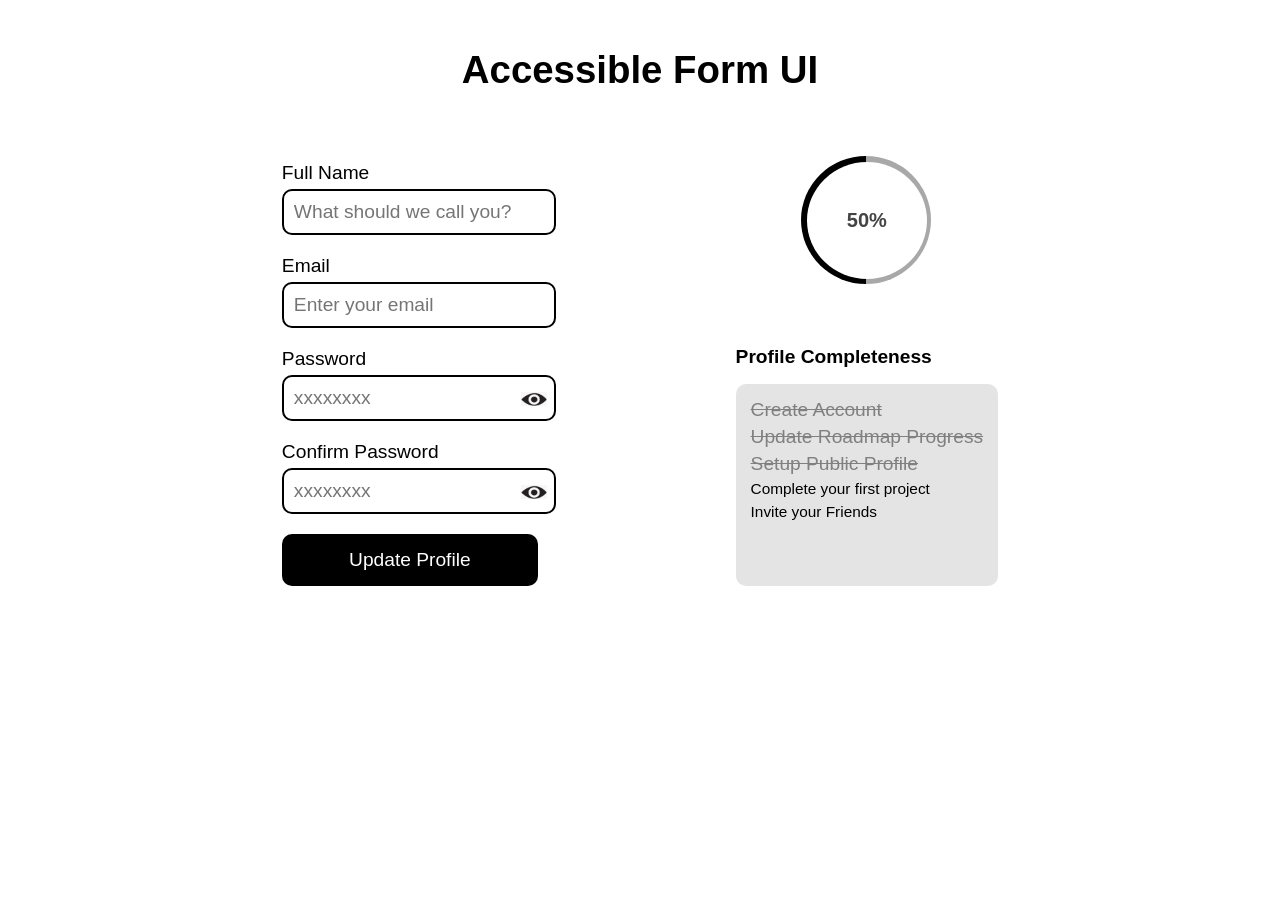
<file: Accessible Form UI/index.html>
<!DOCTYPE html>
<html lang="en">

<head>
<!--Start of Head-->
  <meta charset="UTF-8">
  <meta name="viewport" content="width=device-width, initial-scale=1.0">
  
  <link rel="stylesheet" href="index.css">
  <link rel="preload" href="index.css" as="style" fetchpriority="high">
  
  <title>Document</title>
<!--End of Head-->
</head>

<body>
<!--Start of Body-->
  <main>
  <!--Start of main-->
    
    <h1>Accessible Form UI</h1>
    <div class="form-container">
      <form class="form-section" aria-label="Update Profile Form" action="/profile-updated" method="post">
        <div class="input-parent-container">
          <label for="name">Full Name</label>
          <input type="text" class="form-inputs" id="name" name="name" placeholder="What should we call you?" required minlength="3" maxlength="50" pattern="^[A-Za-z\s'\-]+$" title="Name can only contain letters, spaces, hyphens, and apostrophes, and must be at least 3 characters long and must not exceed 50 characters" aria-describedby="name-error">
          <div id="name-error" class="error-message" aria-live="polite">Name can only contain letters, spaces, hyphens, and apostrophes, and must be at least 3 characters long and must not exceed 50 characters</div>
        </div>

        <div class="input-parent-container">
          <label for="email">Email</label>
          <input type="email" class="form-inputs" id="email" name="email" placeholder="Enter your email" required maxlength="254" pattern="^[a-zA-Z0-9._%+\-]+@[a-zA-Z0-9.\-]+\.[a-zA-Z]{2,}$" title="Please enter a valid email address (e.g., name@example.com)" aria-describedby="email-error">
          <div id="email-error" class="error-message" aria-live="polite">Please enter a valid email address (e.g., name@example.com)</div>
        </div>

        <div class="input-parent-container">
          <label for="password">Password</label>
          <div class="input-container">
            <input type="password" class="form-inputs" id="password" name="password" placeholder="xxxxxxxx" required minlength="8" maxlength="64" pattern="^(?=.*[a-z])(?=.*[A-Z])(?=.*\d)(?=.*[@$!%*?&])[A-Za-z\d@$!%*?&]{8,}$" title="Password must be at least 8 characters long and include an uppercase letter, lowercase letter, number, and special character (@$!%*?&)" aria-describedby="password-error">
            <button class="visibility-toggle-btn" aria-label="Show Password" aria-pressed="false">
              <img src="img/images.png" alt="Password Visibility Toggle" class="password-visibility-toggle" aria-label="Show Password" aria-hidden="true">
            </button>
            <div id="password-error" class="error-message" aria-live="polite">Password must be at least 8 characters long and include an uppercase letter, lowercase letter, number, and special character (@$!%*?&)</div>
          </div>
        </div>

        <div class="input-parent-container">
          <label for="confirm-password">Confirm Password</label>
          <div class="input-container">
            <input type="password" class="form-inputs" id="confirm-password" name="confirm-password" placeholder="xxxxxxxx" required minlength="8" maxlength="64" pattern="^(?=.*[a-z])(?=.*[A-Z])(?=.*\d)(?=.*[@$!%*?&])[A-Za-z\d@$!%*?&]{8,}$" title="Comfirm Password must match the Password" aria-describedby="confirm-password-error">
            <button class="visibility-toggle-btn" aria-label="Show Password" aria-pressed="false">
              <img src="img/images.png" alt="Password Visibility Toggle" class="password-visibility-toggle" aria-hidden="true">
            </button>
            <div id="confirm-password-error" class="error-message" aria-live="polite">Comfirm Password must match the Password</div>
          </div>
        </div>

        <button class="submit-btn" type="submit">Update Profile</button>
      </form>

      <aside class="completeness-section" aria-label="Profile Completeness">
        <div class="progress-container">
          <div class="completion-progress" role="progressbar" aria-valuenow="50" aria-valuemin="0" aria-valuemax="100">
            50%
          </div>
        </div>

        <div class="requirements-container">
          <h2>Profile Completeness</h2>
          <ul class="requirements">
            <li class="checked"><del>Create Account</del></li>
            <li class="checked"><del>Update Roadmap Progress</del></li>
            <li class="checked"><del>Setup Public Profile</del></li>
            <li>Complete your first project</li>
            <li>Invite your Friends</li>
          </ul>
        </div>
      </aside>
    </div>
  <!--End of main-->
  </main>
<!--End of body-->
</body>
</html>
</file>
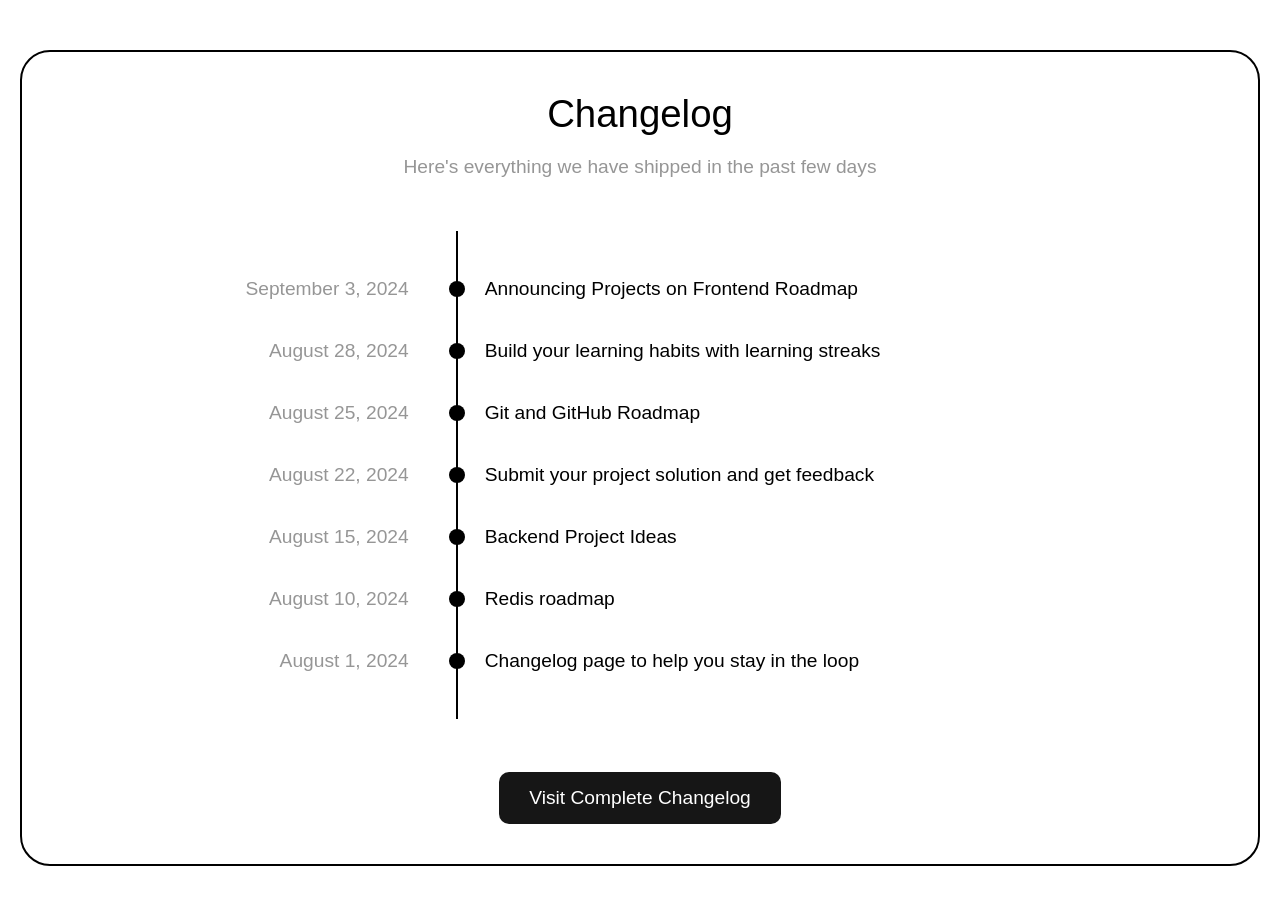
<file: changelog-component/index.html>
<!DOCTYPE html>
<html lang="en">

  <head>
  <!--Start of head-->
    <meta charset="UTF-8">
    <meta name="viewport" content="width=device-width, initial-scale=1.0">
    <title>Changelog Component</title>

    <link rel="stylesheet" href="index.css">
    <link rel="preload" href="index.css" as="style" fetchpriority="high">
  </head>
  <!--End of head-->

  <body>
  <!--Start of body-->
    <header>
    <!--Start of header-->
      <div class="heading">
        <h1>Changelog</h1>
        <p class="h1-follow-up">Here's everything we have shipped in the past few days</p>
      </div>
    <!--End of header-->
    </header>

    <main>
    <!--Start of main-->
      <div class="changelog-container">
        <div class="changelog">
          <div class="date">
            September 3, 2024
          </div>

          <div class="dot"></div>

          <div class="change">
            Announcing Projects on Frontend Roadmap
          </div>
        </div>

        <div class="changelog">
          <div class="date">
            August 28, 2024
          </div>

          <div class="dot"></div>

          <div class="change">
            Build your learning habits with learning streaks
          </div>
        </div>

        <div class="changelog">
          <div class="date">
            August 25, 2024
          </div>

          <div class="dot"></div>

          <div class="change">
            Git and GitHub Roadmap
          </div>
        </div>

        <div class="changelog">
          <div class="date">
            August 22, 2024
          </div>

          <div class="dot"></div>

          <div class="change">
            Submit your project solution and get feedback
          </div>
        </div>

        <div class="changelog">
          <div class="date">
            August 15, 2024
          </div>

          <div class="dot"></div>

          <div class="change">
            Backend Project Ideas
          </div>
        </div>

        <div class="changelog">
          <div class="date">
            August 10, 2024
          </div>

          <div class="dot"></div>

          <div class="change">
            Redis roadmap
          </div>
        </div>

        <div class="changelog">
          <div class="date">
            August 1, 2024
          </div>

          <div class="dot"></div>

          <div class="change">
            Changelog page to help you stay in the loop
          </div>
        </div>
      </div>

      <div class="btn-container">
        <button class="visit-btn">Visit Complete Changelog</button>
      </div>
    <!--End of main-->
    </main>
  <!--End of body-->
  </body>

</html>
</file>
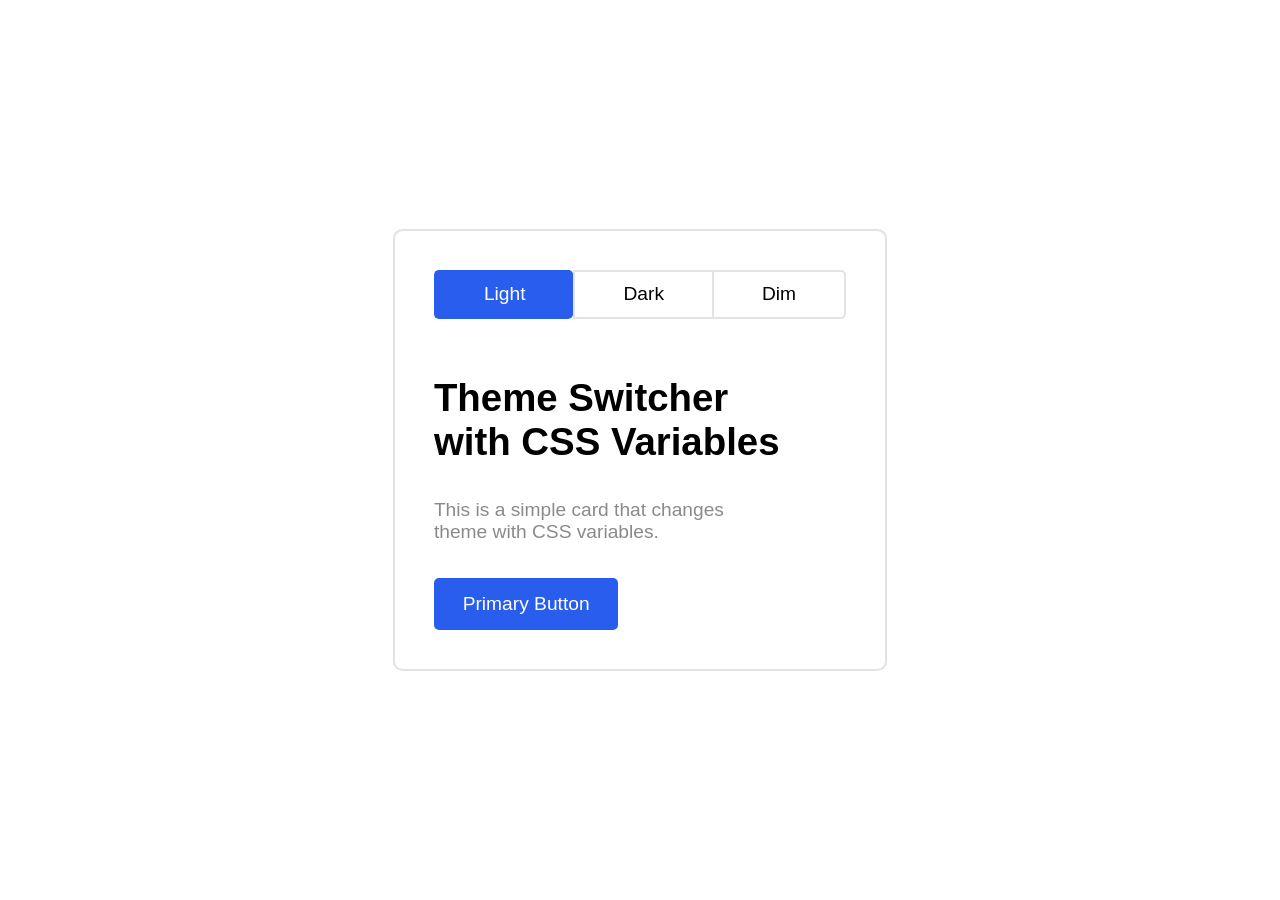
<file: theme-switcher-with-css-variables/index.html>
<!DOCTYPE html>
<html lang="en">

<head>
<!--Start of Head-->
  <meta charset="UTF-8">
  <meta name="viewport" content="width=device-width, initial-scale=1.0">
  
  <link rel="stylesheet" href="index.css">
  <link rel="preload" href="index.css" as="style" fetchpriority="high">
  
  <title>Theme Switcher with CSS Vriables</title>
<!--End of Head-->
</head>

<body>
<!--Start of Body-->

  <main>
  <!--Start of Main-->
    <div class="parent-container">
      <div class="root-container">
        <div class="theme-container">
          <div class="theme-switcher">
            <label for="theme-toggle-light" class="theme-toggle-label">Light</label>
            <input type="radio" id="theme-toggle-light" name="theme-toggle" aria-label="Toggle LightTheme" value="light" checked>
          </div>

          <div class="theme-switcher">
            <label for="theme-toggle-dark" class="theme-toggle-label">Dark</label>
            <input type="radio" id="theme-toggle-dark" name="theme-toggle" aria-label="Toggle DarkTheme" value="dark">
          </div>

          <div class="theme-switcher">
            <label for="theme-toggle-dim" class="theme-toggle-label">Dim</label>
            <input type="radio" id="theme-toggle-dim" name="theme-toggle" aria-label="Toggle DimTheme" value="dim">
          </div>
        </div>

        <div class="content">
          <h1>Theme Switcher<br>with CSS Variables</h1>
          <p>
            This is a simple card that changes theme with CSS variables.
          </p>
          <button>
            Primary Button
          </button>
        </div>  
      </div>
    </div>
  <!--End of Main-->
  </main>

<!--End of Body-->
</body>
</html>
</file>
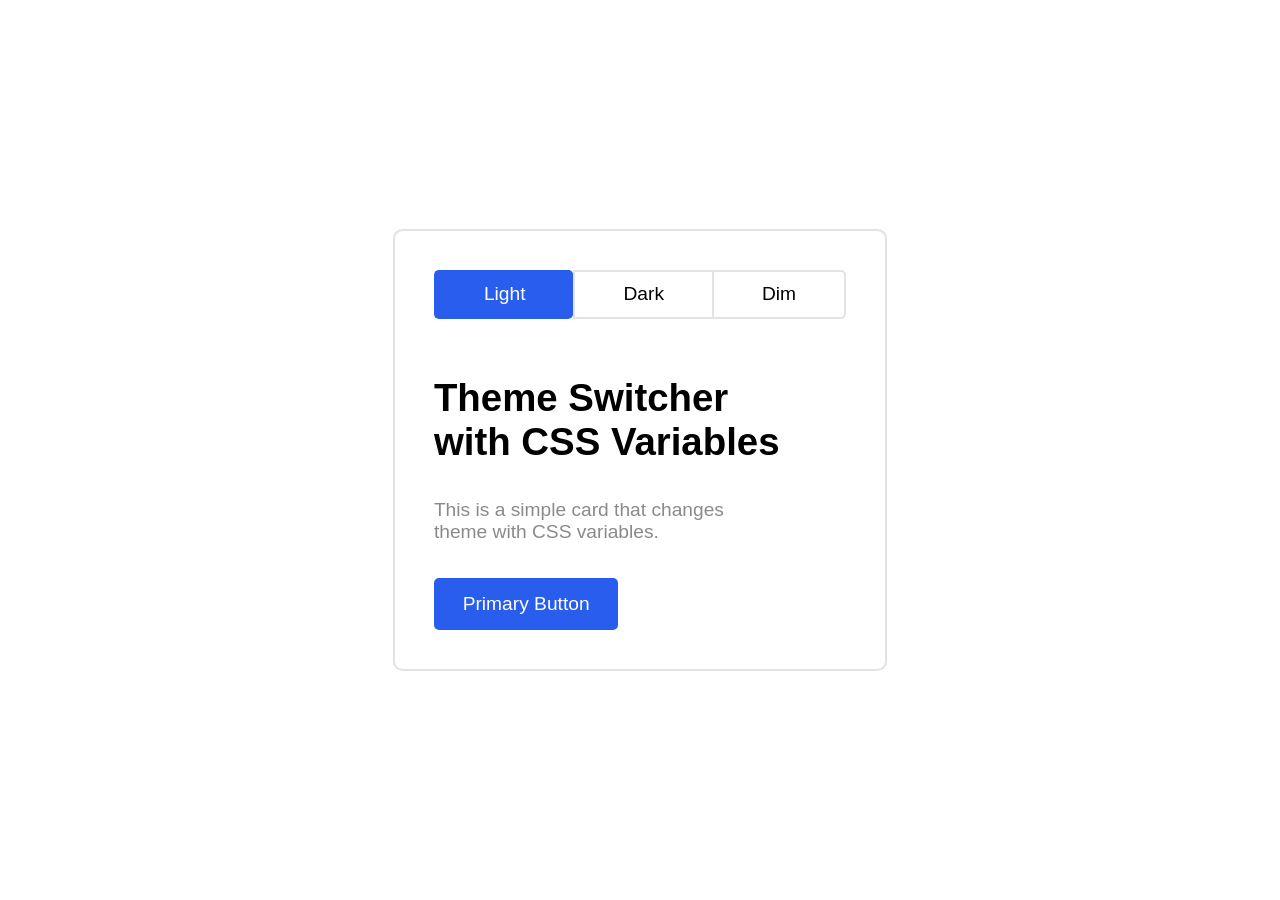
<file: theme-swithcer-with-css-variables/index.html>
<!DOCTYPE html>
<html lang="en">

<head>
<!--Start of Head-->
  <meta charset="UTF-8">
  <meta name="viewport" content="width=device-width, initial-scale=1.0">
  
  <link rel="stylesheet" href="index.css">
  <link rel="preload" href="index.css" as="style" fetchpriority="high">
  
  <title>Document</title>
<!--End of Head-->
</head>

<body>
<!--Start of Body-->

  <main>
  <!--Start of Main-->
    <div class="parent-container">
      <div class="root-container">
        <div class="theme-container">
          <div class="theme-switcher">
            <label for="theme-toggle-light" class="theme-toggle-label">Light</label>
            <input type="radio" id="theme-toggle-light" name="theme-toggle" aria-label="Toggle LightTheme" value="light" checked>
          </div>

          <div class="theme-switcher">
            <label for="theme-toggle-dark" class="theme-toggle-label">Dark</label>
            <input type="radio" id="theme-toggle-dark" name="theme-toggle" aria-label="Toggle DarkTheme" value="dark">
          </div>

          <div class="theme-switcher">
            <label for="theme-toggle-dim" class="theme-toggle-label">Dim</label>
            <input type="radio" id="theme-toggle-dim" name="theme-toggle" aria-label="Toggle DimTheme" value="dim">
          </div>
        </div>

        <div class="content">
          <h1>Theme Switcher<br>with CSS Variables</h1>
          <p>
            This is a simple card that changes theme with CSS variables.
          </p>
          <button>
            Primary Button
          </button>
        </div>  
      </div>
    </div>
  <!--End of Main-->
  </main>

<!--End of Body-->
</body>
</html>
</file>
<file: Accessible Form UI/index.css>
* {
  font-family: Arial, sans-serif;
  box-sizing: border-box;
  font-size: clamp(0.8rem, 1.5vw, 2rem);
  font-weight: 500;
}

main {
  display: grid;
  grid-template-columns: 1fr;
  place-items: center;
  gap: 30px;
}

.form-container {
  display: flex;
  flex-direction: row;
  justify-content: space-around;
  width: 70vw;
}

.form-section {
  display: flex;
  flex-direction: column;
  
}

h1 {
  font-size: clamp(1.5rem, 3vw, 4rem);
  font-weight: bold;
  margin-block: 40px;
}

label {
  display: block;
}

.form-inputs {
  display: block;
  
  padding: 10px 20px 10px 10px;
  margin-top: 5px;
  margin-bottom: 20px;

  border: 2px solid #000000;
  border-radius: 10px;
}

.input-container {
  position: relative;
  display: inline-block;
}

.password-visibility-toggle, .visibility-toggle-btn {
  position: absolute;
  top: 18px;
  right: 15px;
  width: clamp(15px, 2vw, 30px);
  cursor: pointer;
}

.password-visibility-toggle {
  position: static;
}

.visibility-toggle-btn {
  border: none;
  background-color: transparent;
}

.submit-btn {
  padding: 15px 0;
  background-color: black;
  color: white;
  width: 20cqw;

  border: none;
  border-radius: 10px;
}

.completeness-section {
  display: flex;
  flex-direction: column;
  justify-content: space-between;
}

.progress-container {
  display: flex; 
  justify-content: center;
}

.completion-progress {
  font-size: 20px;
  font-weight: bold;
  color: rgb(68, 68, 68);
  display: inline-block;
  padding: 47px 40px;
  background-color: #ffffff;
  border-radius: 100%;
  position: relative;
}

.completion-progress::before {
  content: '';
  padding: 64px 65px;
  position: absolute;
  background: linear-gradient(to right, black 50%, rgb(168, 168, 168) 50%);
  border-radius: 100%;
  inset: 0;
  left: -6px;
  top: -6px;
  z-index: -1;
}

.requirements {
  background-color: rgb(228, 228, 228);
  list-style: none;
  padding: 15px;
  padding-bottom: 60px;
  margin: 0;
  border-radius: 10px;
}

.requirements li {
  font-size: clamp(0.8rem, 1vw, 1.5rem);
  margin-bottom: 5px;
}

h2 {
  font-weight: bold;
  font-size: clamp(1rem, 1.5vw, 2rem);
}

.checked {
  color: gray;
}

.error-message {
  display: none;
}
</file>
<file: changelog-component/index.css>
/*START OF GENERAL*/
/*=========================================*/
* {
  font-family: Arial, Helvetica, sans-serif;
  margin: 0;
  font-size: clamp(0.85rem, 1.5vw, 2rem);
  font-weight: 500;
}

.h1-follow-up, .date {
  color: rgb(150, 150, 150);
}

body {
  margin: 50px 20px;

  border: 2px solid black;
  border-radius: 30px;
}
/*=========================================*/
/*END OF GENERAL*/


/*START OF HEADING*/
/*=========================================*/
.heading {
  display: flex;
  flex-direction: column;
  gap: 20px;
  
  align-items: center;
  justify-content: center;

  margin-block: 40px;
}

h1 {
  font-size: clamp(2rem, 2vw, 4rem);
  font-weight: 500;
}
/*=========================================*/
/*END OF HEADING*/


/*START OF MAIN*/
/*=========================================*/
.changelog-container {
  display: flex;
  flex-direction: column;
  gap: 40px;

  align-self: center;
  justify-self: center;
  width: 100%;

  margin-block: 100px;
}

.changelog {
  display: flex;
  gap: 20px;

  align-items: center;
}

.date {
  text-align: right;
  width: 200px;
  margin-right: 20px;
  white-space: nowrap;
  flex: 1;
}

.dot {
  background-color: black;
  width: 16px;
  height: 16px;
  border-radius: 50%;
  
  position: relative;
  z-index: 1;
}

.dot::before {
  content: '';
  position: absolute;
  top: -50px;
  bottom: -50px;
  border: 1px solid black;
  left: 7px;
}

.change {
  white-space: nowrap;
  flex: 2;
}

.btn-container {
  display: flex;
  align-items: center;
  justify-content: center;
}

.visit-btn {
  background-color: rgb(22, 22, 22);
  color: white;

  border: none;
  border-radius: 10px;

  padding: 15px 30px;
  margin-bottom: 40px;

  transition: background-color 0.15s ease-in-out;
}

.visit-btn:hover {
  cursor: pointer;
  background-color: rgba(22, 22, 22, 0.85);
}

.visit-btn:focus-visible {
  outline: inset 1px solid white;
  outline-offset: -5px;
}

.visit-btn:active {
  background-color: rgba(22, 22, 22, 0.7);
}
/*=========================================*/
/*END OF MAIN*/


/*START OF MOBILE*/
/*=========================================*/
@media screen and (max-width: 480px) {
  * {
    font-size: clamp(0.82rem, 1.5vw, 2rem);
  }

  .dot {
    width: 11px;
    height: 11px;
  }

  .dot::before {
    left: 5px;
    border: none;
    background-color: black;
    width: 1px;
  }

  h1 {
    font-size: clamp(1.7rem, 2vw, 4rem);
    font-weight: 500;
  }

  .visit-btn:hover {
    background-color: rgba(22, 22, 22);
  }
  
  .visit-btn:focus-visible {
    outline: none;
  }

  .date, .change {
    white-space: wrap;
  }
}
/*=========================================*/
/*END OF MOBILE*/
</file>
<file: theme-switcher-with-css-variables/index.css>
/*1. Default / Light Theme Tokens*/
:root {
  --color-bg: #fff;
  --color-surface: #fff;
  --primary-text: #000;
  --secondary-text: #ffffff;
  --thirdary-text: #8a8a8a;
  --color-accent: #295dee;
  --color-border: #d3d3d3a1;
}

/*2. Dark Theme Tokens*/
:root:has(input[value="dark"]:checked) {
  --color-bg: #2c2c2c;
  --color-surface: #181818;
  --primary-text: #ffffff;
  --secondary-text: #ffffff;
  --thirdary-text: #d3d3d3;
  --color-accent: #295dee;
  --color-border: #292929;
}

/*3. Dim Theme Tokens*/
:root:has(input[value="dim"]:checked)  {
  --color-bg: #23323f;
  --color-surface: #222e3a;
  --primary-text: #ffffff;
  --secondary-text: #ffffff;
  --thirdary-text: #8899ac;
  --color-accent: #1d9bf0;
  --color-border: #394a58;
}

input {
  display: none;
}

* {
  margin: 0;
  padding: 0;
  box-sizing: border-box;
  font-family: 'Poppins', sans-serif;
  font-size: clamp(1rem, 1.5vw, 1.5rem);
  color: var(--primary-text);
}

body {
  background-color: var(--color-bg);
}

.parent-container {
  display: flex;
  justify-content: center;
  align-items: center;
  height: 100vh;
  background-color: var(--color-bg);
  transition: all 0.3s ease-in-out;
}

.root-container {
  display: flex;
  flex-direction: column;
  justify-content: center;
  width: fit-content;
  gap: 3rem;
  padding: 2rem;
  border-radius: 0.5rem;
  background-color: var(--color-surface);
  border: 2px solid var(--color-border);
  transition: all 0.3s ease-in-out;
}

.theme-container {
  display: flex;
  flex-direction: row;

  width: fit-content;
}

.theme-switcher {
  background-color: transparent;
  padding: 0.6rem 0;

  border: 2px solid var(--color-border);
  border-right: none;
  transition: all 0.15s ease-in-out;
}

:where(.theme-switcher, .theme-toggle-label):hover,
.theme-switcher:has(input:checked),
.theme-switcher:has(input:checked) .theme-toggle-label {
  background-color: var(--color-accent);
  color: var(--secondary-text);
  cursor: pointer;
  border-color: var(--color-accent);
  border-radius: 5px;
}

:where(.theme-switcher, .theme-toggle-label):active {
  transform: scale(0.95);
}

.theme-toggle-label {
  padding: 0.7rem 2.5rem;
}

.theme-switcher:last-child {
  border-right: 2px solid var(--color-border);
  border-top-right-radius: 5px;
  border-bottom-right-radius: 5px;
}

.theme-switcher:last-child:hover {
  border-radius: 5px;
  border-color: var(--color-accent);
}

.theme-switcher:first-child {
  border-top-left-radius: 5px;
  border-bottom-left-radius: 5px;
}

.theme-switcher:has(input[value ="light"]:checked) 
.theme-switcher:first-child {
  background-color: var(--color-accent);
  color: var(--secondary-text);
  border-color: var(--color-accent);
  border-radius: 5px;
}

.content > p {
  max-width: 30ch;
  color: var(--thirdary-text);
}

.content {
  display: flex;
  flex-direction: column;
  gap: 1.8rem;
}

.content > h1 {
  font-size: clamp(2rem, 2.5vw, 2.5rem);
}

.content > button {
  padding: 0.8rem 1.5rem;
  border: none;
  border-radius: 5px;
  width: fit-content;
  background-color: var(--color-accent);
  color: var(--secondary-text);
  font-size: clamp(1rem, 1.5vw, 1.5rem);
  transition: all 0.15s ease-in-out;
}

.content > button:hover {
  background-color: var(--color-bg);
  color: var(--color-accent);
  outline: 2px solid var(--color-accent);
  cursor: pointer;
}

.content > button:active {
  transform: scale(0.95);
}
</file>
<file: theme-swithcer-with-css-variables/index.css>
/*1. Default / Light Theme Tokens*/
:root {
  --color-bg: #fff;
  --color-surface: #fff;
  --primary-text: #000;
  --secondary-text: #ffffff;
  --thirdary-text: #8a8a8a;
  --color-accent: #295dee;
  --color-border: #d3d3d3a1;
}

/*2. Dark Theme Tokens*/
:root:has(input[value="dark"]:checked) {
  --color-bg: #2c2c2c;
  --color-surface: #181818;
  --primary-text: #ffffff;
  --secondary-text: #ffffff;
  --thirdary-text: #d3d3d3;
  --color-accent: #295dee;
  --color-border: #292929;
}

/*3. Dim Theme Tokens*/
:root:has(input[value="dim"]:checked)  {
  --color-bg: #23323f;
  --color-surface: #222e3a;
  --primary-text: #ffffff;
  --secondary-text: #ffffff;
  --thirdary-text: #8899ac;
  --color-accent: #1d9bf0;
  --color-border: #394a58;
}

input {
  display: none;
}

* {
  margin: 0;
  padding: 0;
  box-sizing: border-box;
  font-family: 'Poppins', sans-serif;
  font-size: clamp(1rem, 1.5vw, 1.5rem);
  color: var(--primary-text);
}

body {
  background-color: var(--color-bg);
}

.parent-container {
  display: flex;
  justify-content: center;
  align-items: center;
  height: 100vh;
  background-color: var(--color-bg);
  transition: all 0.3s ease-in-out;
}

.root-container {
  display: flex;
  flex-direction: column;
  justify-content: center;
  width: fit-content;
  gap: 3rem;
  padding: 2rem;
  border-radius: 0.5rem;
  background-color: var(--color-surface);
  border: 2px solid var(--color-border);
  transition: all 0.3s ease-in-out;
}

.theme-container {
  display: flex;
  flex-direction: row;

  width: fit-content;
}

.theme-switcher {
  background-color: transparent;
  padding: 0.6rem 0;

  border: 2px solid var(--color-border);
  border-right: none;
  transition: all 0.15s ease-in-out;
}

:where(.theme-switcher, .theme-toggle-label):hover,
.theme-switcher:has(input:checked),
.theme-switcher:has(input:checked) .theme-toggle-label {
  background-color: var(--color-accent);
  color: var(--secondary-text);
  cursor: pointer;
  border-color: var(--color-accent);
  border-radius: 5px;
}

:where(.theme-switcher, .theme-toggle-label):active {
  transform: scale(0.95);
}

.theme-toggle-label {
  padding: 0.7rem 2.5rem;
}

.theme-switcher:last-child {
  border-right: 2px solid var(--color-border);
  border-top-right-radius: 5px;
  border-bottom-right-radius: 5px;
}

.theme-switcher:last-child:hover {
  border-radius: 5px;
  border-color: var(--color-accent);
}

.theme-switcher:first-child {
  border-top-left-radius: 5px;
  border-bottom-left-radius: 5px;
}

.theme-switcher:has(input[value ="light"]:checked) 
.theme-switcher:first-child {
  background-color: var(--color-accent);
  color: var(--secondary-text);
  border-color: var(--color-accent);
  border-radius: 5px;
}

.content > p {
  max-width: 30ch;
  color: var(--thirdary-text);
}

.content {
  display: flex;
  flex-direction: column;
  gap: 1.8rem;
}

.content > h1 {
  font-size: clamp(2rem, 2.5vw, 2.5rem);
}

.content > button {
  padding: 0.8rem 1.5rem;
  border: none;
  border-radius: 5px;
  width: fit-content;
  background-color: var(--color-accent);
  color: var(--secondary-text);
  font-size: clamp(1rem, 1.5vw, 1.5rem);
  transition: all 0.15s ease-in-out;
}

.content > button:hover {
  background-color: var(--color-bg);
  color: var(--color-accent);
  outline: 2px solid var(--color-accent);
  cursor: pointer;
}

.content > button:active {
  transform: scale(0.95);
}
</file>
